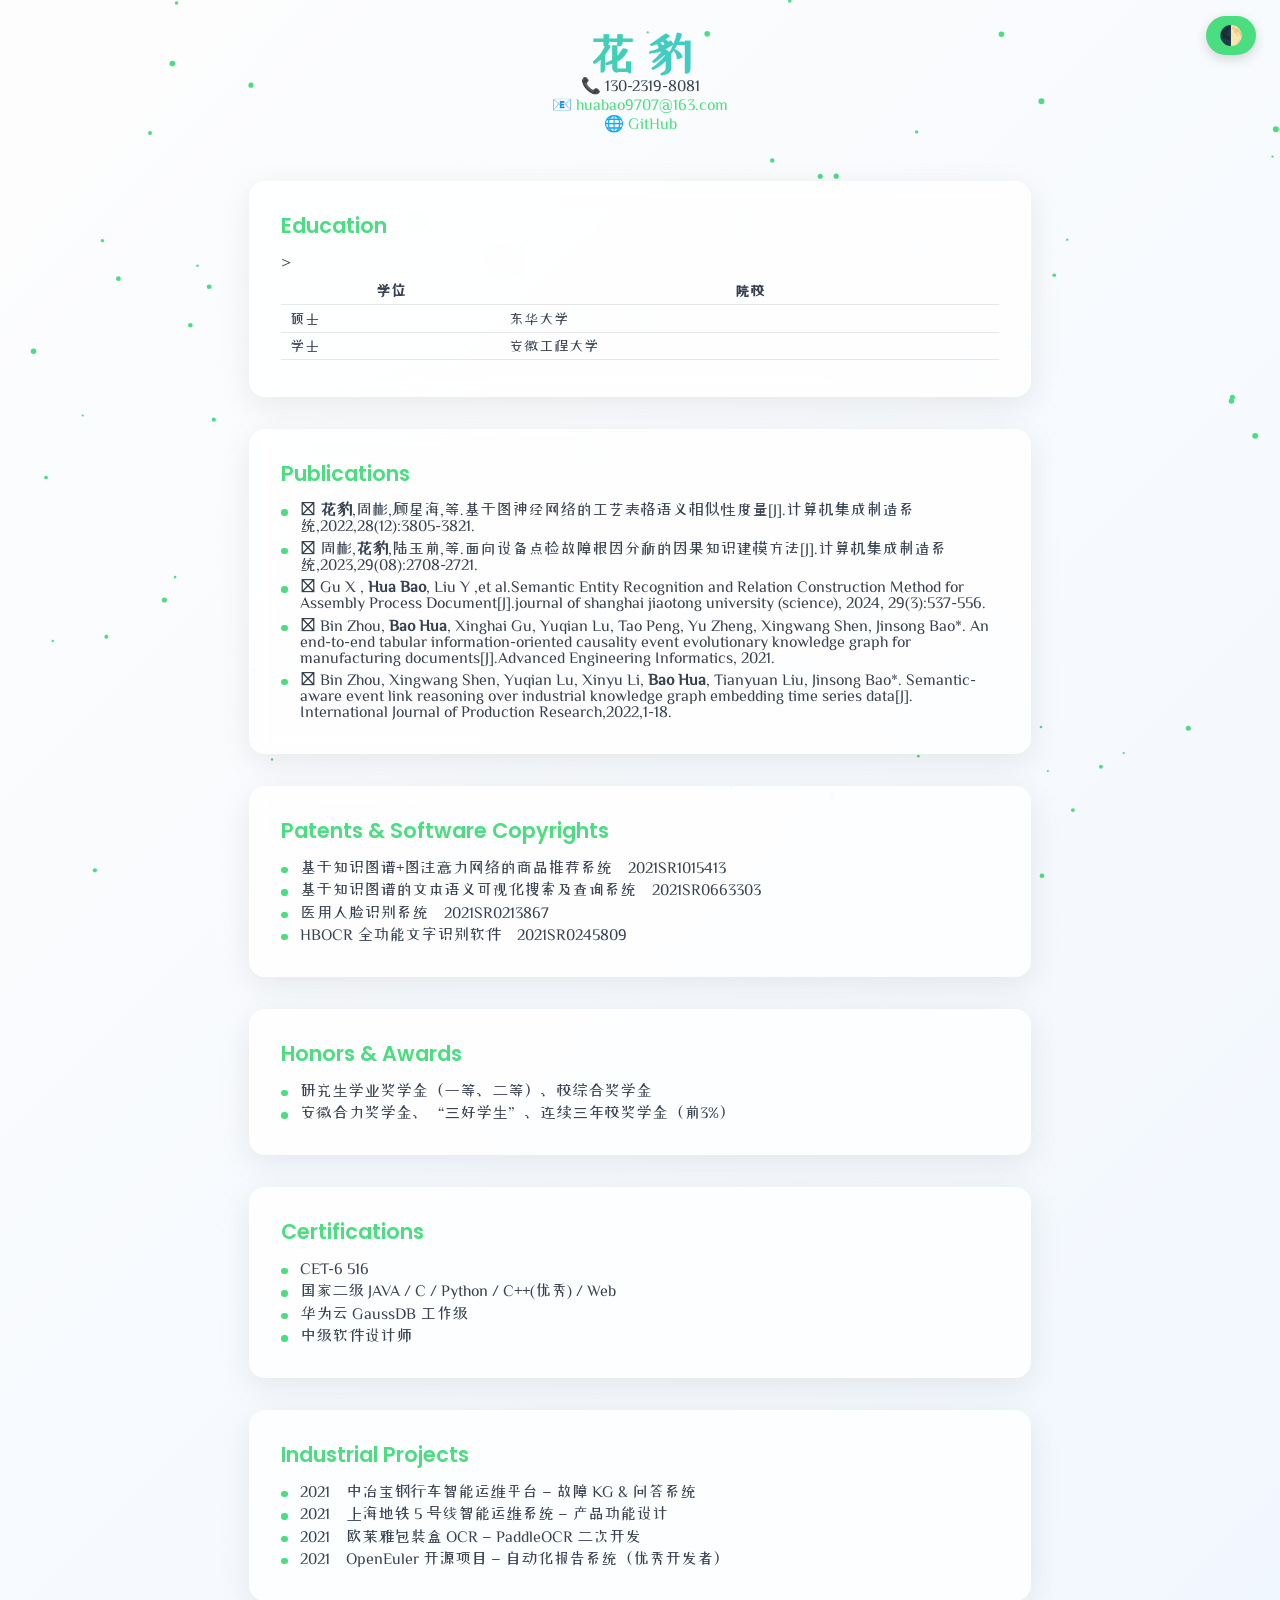
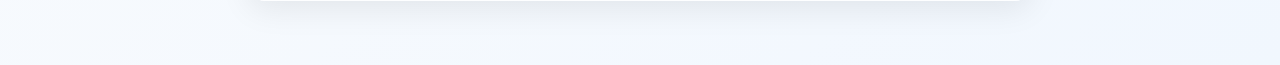
<file: index.html>
<!DOCTYPE html>
<html lang="zh-CN">
<head>
<meta charset="UTF-8" />
<title>Hua Bao | 个人简历</title>
<meta name="viewport" content="width=device-width,initial-scale=1,maximum-scale=1" />
<!-- 谷歌字体 -->
<link href="https://fonts.googleapis.com/css2?family=ZCOOL+XiaoWei&family=Poppins:wght@300;400&display=swap" rel="stylesheet">
<style>
:root{
  --bg-1:#fdfdfd;
  --bg-2:#f1f7fe;
  --accent:#4ade80;
  --text:#374151;
  --card:#ffffffcc;
  --shadow:0 8px 32px rgba(0,0,0,.08);
}
[data-theme="dark"]{
  --bg-1:#111827;
  --bg-2:#1f2937;
  --accent:#22d3ee;
  --text:#e5e7eb;
  --card:#1f2937cc;
  --shadow:0 8px 32px rgba(0,0,0,.3);
}
*{margin:0;padding:0;box-sizing:border-box}
body{
  font-family:'ZCOOL XiaoWei',serif;
  background:linear-gradient(135deg,var(--bg-1),var(--bg-2));
  color:var(--text);
  transition:.4s;
  overflow-x:hidden;
}
canvas#particles{position:fixed;top:0;left:0;z-index:-1}
.container{position:relative;max-width:820px;margin:0 auto;padding:2rem 1.2rem}
header{text-align:center;margin-bottom:3rem}
header h1{
  font-size:2.8rem;
  background:linear-gradient(90deg,var(--accent),#38bdf8);
  -webkit-background-clip:text;
  -webkit-text-fill-color:transparent;
  animation:fadeInDown 1s;
}
@keyframes fadeInDown{
  from{opacity:0;transform:translateY(-30px)}
  to{opacity:1;transform:none}
}
.card{
  background:var(--card);
  border-radius:16px;
  padding:1.8rem 2rem;
  margin-bottom:2rem;
  box-shadow:var(--shadow);
  backdrop-filter:blur(10px);
  transform:translateY(30px);
  opacity:0;
  animation:popUp .8s forwards;
}
@keyframes popUp{
  to{transform:none;opacity:1}
}
.card:nth-child(2){animation-delay:.1s}
.card:nth-child(3){animation-delay:.2s}
.card:nth-child(4){animation-delay:.3s}
.card:nth-child(5){animation-delay:.4s}
.card h2{
  font-family:'Poppins',sans-serif;
  font-weight:600;
  font-size:1.3rem;
  margin-bottom:.8rem;
  color:var(--accent);
}
ul{list-style:none}
li{position:relative;padding-left:1.2em;margin:.4em 0}
li::before{
  content:'';
  position:absolute;
  left:0;top:.5em;
  width:.4em;height:.4em;
  background:var(--accent);
  border-radius:50%;
}
table{width:100%;border-collapse:collapse;margin:.5rem 0;font-size:.9rem}
th,td{padding:.4em .6em;border-bottom:1px solid #e5e7eb}
a{color:var(--accent);text-decoration:none}
a:hover{text-decoration:underline}
.toggle{
  position:fixed;top:1rem;right:1.5rem;
  background:var(--accent);color:#fff;
  border:none;padding:.5rem .8rem;
  border-radius:50px;font-size:1.2rem;
  cursor:pointer;z-index:9999;
  box-shadow:0 4px 12px rgba(0,0,0,.15);
}
@media(max-width:600px){
  header h1{font-size:2.2rem}
  .card{padding:1.2rem 1rem}
}
</style>
</head>

<body>
<button class="toggle" id="toggleTheme" title="切换深色">🌓</button>
<canvas id="particles"></canvas>

<div class="container">
  <header>
    <h1>花 豹</h1>
    <p>
      📞 130-2319-8081<br>
      📧 <a href="mailto:huabao9707@163.com">huabao9707@163.com</a><br>
      🌐 <a href="https://github.com/NextAI9707" target="_blank">GitHub</a>
    </p>
  </header>

  <div class="card">
    <h2>Education</h2>
    <table>
      <tr><th>学位</th><th>院校</th></tr>
      <tr><td>硕士</td><td>东华大学</td>></tr>
      <tr><td>学士</td><td>安徽工程大学</td></tr>
    </table>
  </div>

  <div class="card">
    <h2>Publications</h2>
    <ul>
      <li>	<b>花豹</b>,周彬,顾星海,等.基于图神经网络的工艺表格语义相似性度量[J].计算机集成制造系统,2022,28(12):3805-3821.</li>
      <li>	周彬,<b>花豹</b>,陆玉前,等.面向设备点检故障根因分析的因果知识建模方法[J].计算机集成制造系统,2023,29(08):2708-2721.</li>
      <li>	Gu X , <b>Hua Bao</b>, Liu Y ,et al.Semantic Entity Recognition and Relation Construction Method for Assembly Process Document[J].journal of shanghai jiaotong university (science), 2024, 29(3):537-556.</li>
      <li>	Bin Zhou, <b>Bao Hua</b>, Xinghai Gu, Yuqian Lu, Tao Peng, Yu Zheng, Xingwang Shen, Jinsong Bao*. An end-to-end tabular information-oriented causality event evolutionary knowledge graph for manufacturing documents[J].Advanced Engineering Informatics, 2021.</li>
      <li>	Bin Zhou, Xingwang Shen, Yuqian Lu, Xinyu Li, <b>Bao Hua</b>, Tianyuan Liu, Jinsong Bao*. Semantic-aware event link reasoning over industrial knowledge graph embedding time series data[J]. International Journal of Production Research,2022,1-18.</li>
    </ul>
  </div>

  <div class="card">
    <h2>Patents & Software Copyrights</h2>
    <ul>
      <li>基于知识图谱+图注意力网络的商品推荐系统 2021SR1015413</li>
      <li>基于知识图谱的文本语义可视化搜索及查询系统 2021SR0663303</li>
      <li>医用人脸识别系统 2021SR0213867</li>
      <li>HBOCR 全功能文字识别软件 2021SR0245809</li>
    </ul>
  </div>

  <div class="card">
    <h2>Honors & Awards</h2>
    <ul>
      <li>研究生学业奖学金（一等、二等）、校综合奖学金</li>
      <li>安徽合力奖学金、“三好学生”、连续三年校奖学金（前3%）</li>
    </ul>
  </div>

  <div class="card">
    <h2>Certifications</h2>
    <ul>
      <li>CET-6 516</li>
      <li>国家二级 JAVA / C / Python / C++(优秀) / Web</li>
      <li>华为云 GaussDB 工作级</li>
      <li>中级软件设计师</li>
    </ul>
  </div>

  <div class="card">
    <h2>Industrial Projects</h2>
    <ul>
      <li>2021 中冶宝钢行车智能运维平台 – 故障 KG & 问答系统</li>
      <li>2021 上海地铁 5 号线智能运维系统 – 产品功能设计</li>
      <li>2021 欧莱雅包装盒 OCR – PaddleOCR 二次开发</li>
      <li>2021 OpenEuler 开源项目 – 自动化报告系统（优秀开发者）</li>
    </ul>
  </div>
</div>

<!-- 粒子 & 主题脚本 -->
<script>
/* ---------- 粒子背景 ---------- */
const cvs=document.getElementById('particles'),ctx=cvs.getContext('2d');
let W=window.innerWidth,H=window.innerHeight;
cvs.width=W;cvs.height=H;
const particles=[],count=Math.floor(W*H/15000);
for(let i=0;i<count;i++)particles.push({x:Math.random()*W,y:Math.random()*H,r:Math.random()*2+1,dx:Math.random()-.5,dy:Math.random()-.5});
function animate(){
  ctx.clearRect(0,0,W,H);
  ctx.fillStyle=getComputedStyle(document.documentElement).getPropertyValue('--accent');
  particles.forEach(p=>{
    ctx.beginPath();ctx.arc(p.x,p.y,p.r,0,Math.PI*2);ctx.fill();
    p.x+=p.dx;p.y+=p.dy;
    if(p.x<0||p.x>W)p.dx*=-1;
    if(p.y<0||p.y>H)p.dy*=-1;
  });
  requestAnimationFrame(animate);
}
animate();
window.addEventListener('resize',()=>{W=innerWidth;H=innerHeight;cvs.width=W;cvs.height=H;});

/* ---------- 深色模式 ---------- */
const toggle=document.getElementById('toggleTheme');
toggle.addEventListener('click',()=>{
  const next=document.documentElement.getAttribute('data-theme')==='dark'?'light':'dark';
  document.documentElement.setAttribute('data-theme',next);
  localStorage.setItem('theme',next);
});
if(localStorage.theme==='dark'||(!('theme' in localStorage)&&window.matchMedia('(prefers-color-scheme: dark)').matches)){
  document.documentElement.setAttribute('data-theme','dark');
}
</script>
</body>
</html>
</file>
